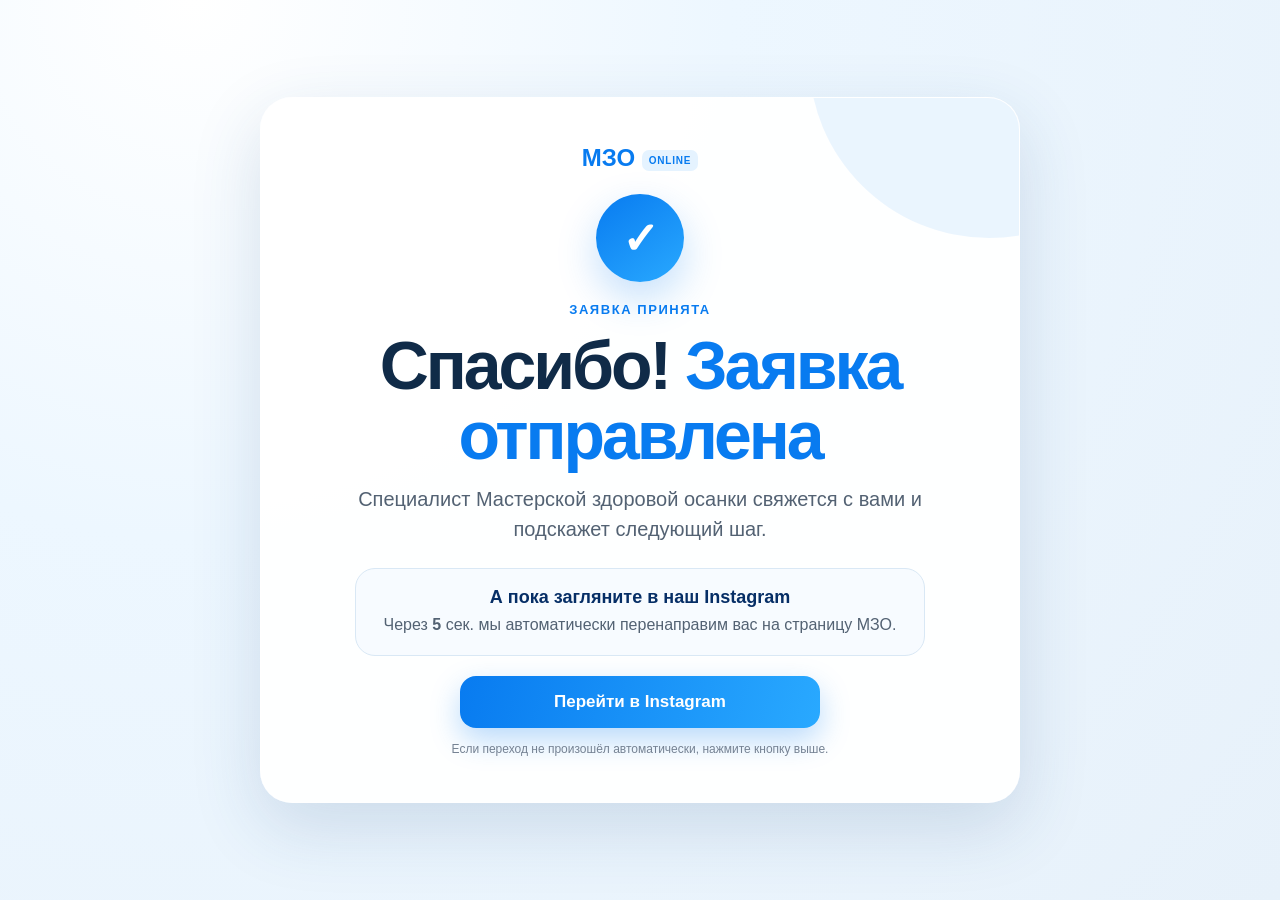
<file: thank-you.html>
<!doctype html><html lang="ru"><head><meta charset="utf-8"><meta name="viewport" content="width=device-width,initial-scale=1"><title>Спасибо — МЗО</title><meta name="description" content="Спасибо за заявку на онлайн-диагностику осанки МЗО."><link rel="stylesheet" href="/style.css"><script>!function(f,b,e,v,n,t,s){if(f.fbq)return;n=f.fbq=function(){n.callMethod?n.callMethod.apply(n,arguments):n.queue.push(arguments)};if(!f._fbq)f._fbq=n;n.push=n;n.loaded=!0;n.version='2.0';n.queue=[];t=b.createElement(e);t.async=!0;t.src=v;s=b.getElementsByTagName(e)[0];s.parentNode.insertBefore(t,s)}(window,document,'script','https://connect.facebook.net/en_US/fbevents.js');fbq('init','1008630185549974');fbq('track','PageView');(function(){var u=new URL(window.location.href);if(u.searchParams.get('lead')==='1'){fbq('track','Lead');u.searchParams.delete('lead');var clean=u.pathname+(u.search?'?'+u.searchParams.toString():'')+u.hash;history.replaceState({},document.title,clean);}})();</script></head><body class="thank-you-body"><main class="thank-you-shell"><section class="thank-you-card"><div class="thank-you-brand">МЗО <span>ONLINE</span></div><div class="thank-you-check">✓</div><div class="section-number">ЗАЯВКА ПРИНЯТА</div><h1>Спасибо! <em>Заявка отправлена</em></h1><p class="thank-you-lead">Специалист Мастерской здоровой осанки свяжется с вами и подскажет следующий шаг.</p><div class="thank-you-note"><strong>А пока загляните в наш Instagram</strong><span>Через <b id="redirect-countdown">5</b> сек. мы автоматически перенаправим вас на страницу МЗО.</span></div><a class="cta-primary thank-you-button" href="https://www.instagram.com/mzosanki/" rel="noopener noreferrer">Перейти в Instagram</a><p class="thank-you-small">Если переход не произошёл автоматически, нажмите кнопку выше.</p></section></main><noscript><img height="1" width="1" style="display:none" src="https://www.facebook.com/tr?id=1008630185549974&ev=PageView&noscript=1" alt=""></noscript><script src="/thank-you.js"></script></body></html>
</file>
<file: style.css>
:root{--blue:#087bf0;--blue-dark:#062e66;--ink:#102b48;--muted:#536273;--line:#d9e8f5;--bg:#eef7ff}*{box-sizing:border-box}html{scroll-behavior:smooth}body{margin:0;background:radial-gradient(circle at 20% 0,#fafdff 0,#edf7ff 35%,#e7f1fa 100%);color:var(--ink);font-family:Inter,Arial,sans-serif}.site-shell{padding:20px 0 110px}.section-wrap{width:min(1120px,calc(100% - 28px));margin:0 auto 18px}.hero,.content-section{background:rgba(255,255,255,.92);border:1px solid rgba(255,255,255,.9);border-radius:30px;padding:28px;box-shadow:0 18px 50px rgba(35,83,130,.12);position:relative;overflow:hidden}.brand{display:flex;align-items:center;gap:12px;font-weight:800;margin-bottom:24px}.brand-logo{width:48px;height:48px;border-radius:12px;object-fit:cover}.eyebrow{display:inline-flex;align-items:center;gap:8px;color:var(--blue);background:#eaf5ff;border-radius:999px;padding:8px 12px;font-size:14px;font-weight:800}.eyebrow svg{width:18px;height:18px}h1,.content-section h2{letter-spacing:-.045em;line-height:1.02;margin:18px 0 14px}h1{font-size:clamp(42px,7vw,78px);max-width:980px}.content-section h2{font-size:clamp(36px,5vw,62px)}em{font-style:normal;color:var(--blue)}.hero-lead,.section-lead{font-size:clamp(18px,2vw,23px);line-height:1.45;color:var(--muted);max-width:820px}.pain-list{display:grid;grid-template-columns:repeat(2,minmax(0,1fr));gap:10px;padding:0;margin:22px 0;list-style:none}.pain-list li,.view-card li{background:#f7fbff;border:1px solid #e3eef8;border-radius:15px;padding:13px 14px;font-weight:700}.pain-list li{display:flex;gap:10px;align-items:center}.pain-list li span{width:24px;height:24px;border-radius:50%;display:grid;place-items:center;background:#e4f3ff;color:var(--blue)}.pain-list svg{width:15px;height:15px}.cta-primary,.sticky-cta{appearance:none;border:0;border-radius:16px;background:linear-gradient(105deg,#087bf0,#29a9ff);color:#fff;padding:16px 20px;font-size:17px;font-weight:900;display:inline-flex;align-items:center;justify-content:center;gap:9px;cursor:pointer;box-shadow:0 12px 30px rgba(8,123,240,.28)}.cta-primary:hover{transform:translateY(-1px)}.hero-media,.posture-visual,.program-visual,.diagnosis-visual{background-position:center;background-size:cover;background-repeat:no-repeat;border-radius:24px;overflow:hidden;position:relative}.hero-media{height:430px;margin-top:24px;background-image:url(https://mzo-online-diagnostics.mrl1nx.chatgpt.site/images/hero.png)}.posture-visual{height:470px;background-image:url(https://mzo-online-diagnostics.mrl1nx.chatgpt.site/images/posture.png)}.program-visual{height:470px;background-image:url(https://mzo-online-diagnostics.mrl1nx.chatgpt.site/images/exercise.png)}.diagnosis-visual{min-height:430px;background-image:url(https://mzo-online-diagnostics.mrl1nx.chatgpt.site/images/online.png)}.hero-media:after,.diagnosis-visual:after{content:"";position:absolute;inset:0;background:linear-gradient(180deg,transparent 50%,rgba(2,29,59,.62))}.hero-media span,.diagnosis-visual span{position:absolute;z-index:2;left:18px;bottom:16px;background:rgba(255,255,255,.92);color:var(--blue-dark);border-radius:12px;padding:9px 12px;font-weight:800}.stats{display:grid;grid-template-columns:repeat(3,1fr);gap:12px;margin-top:14px}.stats div{border:1px solid #dfeefa;background:#f8fcff;border-radius:18px;padding:18px}.stats strong,.stats span{display:block}.stats strong{font-size:28px;color:var(--blue-dark)}.stats span{margin-top:4px;color:var(--muted)}.section-number{color:var(--blue);font-size:13px;font-weight:900;letter-spacing:.12em}.view-grid,.steps-grid,.diagnosis-layout{display:grid;gap:13px}.view-grid{grid-template-columns:repeat(3,1fr);margin-top:14px}.view-card{background:#f8fbff;border:1px solid var(--line);border-radius:20px;padding:17px}.view-head{display:flex;align-items:center;gap:10px}.view-head>span,.step-index{font-size:12px;font-weight:900;color:var(--blue);background:#e6f3ff;border-radius:8px;padding:6px 8px}.view-card ul{list-style:none;padding:0;margin:12px 0 0;display:grid;gap:8px}.view-card li{font-size:14px}.recognition,.goal-card{margin-top:14px;border-radius:20px;padding:18px;background:linear-gradient(120deg,#e9f6ff,#cfeaff)}.recognition strong,.goal-card strong{font-size:20px}.recognition p{margin:6px 0 0;color:var(--muted)}.steps-grid{grid-template-columns:1fr 1fr;margin-top:14px}.step-card{display:flex;gap:14px;background:#f8fbff;border:1px solid var(--line);border-radius:20px;padding:18px}.step-copy h3{margin:0 0 6px;font-size:20px}.step-copy p{margin:0;color:var(--muted);line-height:1.45}.diagnosis-layout{grid-template-columns:1fr 1fr}.includes{background:#f8fbff;border:1px solid var(--line);border-radius:22px;padding:20px}.includes h3{font-size:28px;margin:0 0 14px}.includes ul{list-style:none;padding:0;margin:0;display:grid;gap:10px}.includes li{background:#fff;border-radius:16px;padding:14px}.includes strong,.includes span{display:block}.includes span{margin-top:4px;color:var(--muted)}.final-card{text-align:center;color:#fff;background:linear-gradient(145deg,#062e66,#087bf0 68%,#25afff);border-radius:24px;padding:28px 20px;margin-top:14px}.final-card h2{margin-top:0}.final-card em{color:#a8deff}.final-card p{color:#edf7ff}.final-card .cta-primary{background:#fff;color:var(--blue-dark);box-shadow:none}.sticky-cta{position:fixed;left:50%;bottom:18px;transform:translateX(-50%);z-index:40;width:min(420px,calc(100% - 24px));box-shadow:0 16px 50px rgba(6,46,102,.3)}.lead-modal{position:fixed;inset:0;z-index:1000;display:none;place-items:center;padding:18px}.lead-modal.is-open{display:grid}.lead-backdrop{position:absolute;inset:0;background:rgba(2,18,38,.62);backdrop-filter:blur(7px)}.lead-panel{position:relative;z-index:1;width:min(520px,100%);max-height:calc(100vh - 28px);overflow:auto;background:linear-gradient(155deg,#fff,#f3f9ff);border-radius:28px;padding:28px;box-shadow:0 34px 100px rgba(0,0,0,.32)}.lead-close{position:absolute;right:16px;top:14px;width:38px;height:38px;border:0;border-radius:50%;font-size:27px;background:#e6f3ff;color:#16456f;cursor:pointer}.lead-panel h2{font-size:31px;line-height:1.04;letter-spacing:-.035em;margin:14px 42px 10px 0}.lead-desc{color:var(--muted);font-size:16px;line-height:1.4;margin:0 0 18px}.dialog-brand{color:var(--blue);font-size:22px;font-weight:900}.dialog-brand span{letter-spacing:.08em;background:#e5f3ff;border-radius:7px;padding:5px 7px;font-size:10px}.lead-form{display:grid;gap:14px}.lead-form label{display:grid;gap:6px;color:#293a4d;font-size:14px;font-weight:800}.lead-form input,.lead-form textarea{font:inherit;color:var(--ink);background:#fff;border:1px solid #c7d8e8;border-radius:13px;padding:13px 14px;min-height:50px}.lead-form textarea{min-height:90px;resize:vertical}.lead-form input:focus,.lead-form textarea:focus{outline:3px solid rgba(8,123,240,.15);border-color:var(--blue)}.lead-submit{width:100%;min-height:52px}.honeypot{opacity:0;position:absolute;left:-10000px;width:1px;height:1px}.form-error{color:#ad291f;text-align:center;margin:0;font-size:13px}.privacy{color:#6b7887;text-align:center;font-size:11px;line-height:1.35}.success-state{text-align:center}.success-state>span{width:74px;height:74px;margin:0 auto 16px;border-radius:50%;display:grid;place-items:center;background:var(--blue);color:#fff;font-size:36px}.success-state .cta-primary{width:100%}.lead-modal.is-loading .lead-submit{opacity:.65;pointer-events:none}.thank-you-body{min-height:100vh;display:grid;place-items:center;padding:24px;background:radial-gradient(circle at 15% 0,#ffffff 0,#edf7ff 38%,#e7f1fa 100%)}.thank-you-shell{width:min(760px,100%)}.thank-you-card{position:relative;overflow:hidden;text-align:center;background:rgba(255,255,255,.95);border:1px solid rgba(255,255,255,.9);border-radius:32px;padding:46px 34px;box-shadow:0 24px 70px rgba(35,83,130,.16)}.thank-you-card:before{content:"";position:absolute;width:360px;height:360px;border-radius:50%;background:rgba(8,123,240,.08);top:-220px;right:-150px}.thank-you-brand{position:relative;color:var(--blue);font-size:24px;font-weight:900;margin-bottom:22px}.thank-you-brand span{letter-spacing:.08em;background:#e5f3ff;border-radius:7px;padding:5px 7px;font-size:10px;vertical-align:middle}.thank-you-check{width:88px;height:88px;margin:0 auto 20px;border-radius:50%;display:grid;place-items:center;background:linear-gradient(145deg,#087bf0,#29a9ff);color:#fff;font-size:44px;font-weight:900;box-shadow:0 16px 40px rgba(8,123,240,.24)}.thank-you-card h1{font-size:clamp(42px,7vw,68px);margin:14px auto;max-width:640px}.thank-you-lead{font-size:20px;line-height:1.5;color:var(--muted);max-width:620px;margin:0 auto 24px}.thank-you-note{display:grid;gap:6px;background:#f7fbff;border:1px solid var(--line);border-radius:20px;padding:18px;margin:0 auto 20px;max-width:570px}.thank-you-note strong{font-size:18px;color:var(--blue-dark)}.thank-you-note span{color:var(--muted);line-height:1.4}.thank-you-button{width:min(360px,100%);text-decoration:none}.thank-you-small{font-size:12px;color:#758293;margin:14px 0 0}@media(max-width:760px){.site-shell{padding-top:10px}.hero,.content-section{padding:20px;border-radius:24px}.pain-list,.view-grid,.steps-grid,.diagnosis-layout{grid-template-columns:1fr}.hero-media,.posture-visual,.program-visual{height:310px}.diagnosis-visual{min-height:330px}.stats strong{font-size:20px}.stats span{font-size:11px}h1{font-size:42px}.content-section h2{font-size:36px}.thank-you-card{padding:38px 22px;border-radius:26px}.thank-you-lead{font-size:18px}}@media(max-width:420px){.section-wrap{width:calc(100% - 14px)}.hero,.content-section{padding:17px}.brand span{font-size:14px}.hero-media{height:250px}.posture-visual,.program-visual{height:270px}.lead-panel{padding:23px 18px}.lead-panel h2{font-size:28px}.thank-you-body{padding:12px}.thank-you-card{padding:32px 16px}.thank-you-check{width:74px;height:74px;font-size:36px}.thank-you-card h1{font-size:38px}}
</file>
